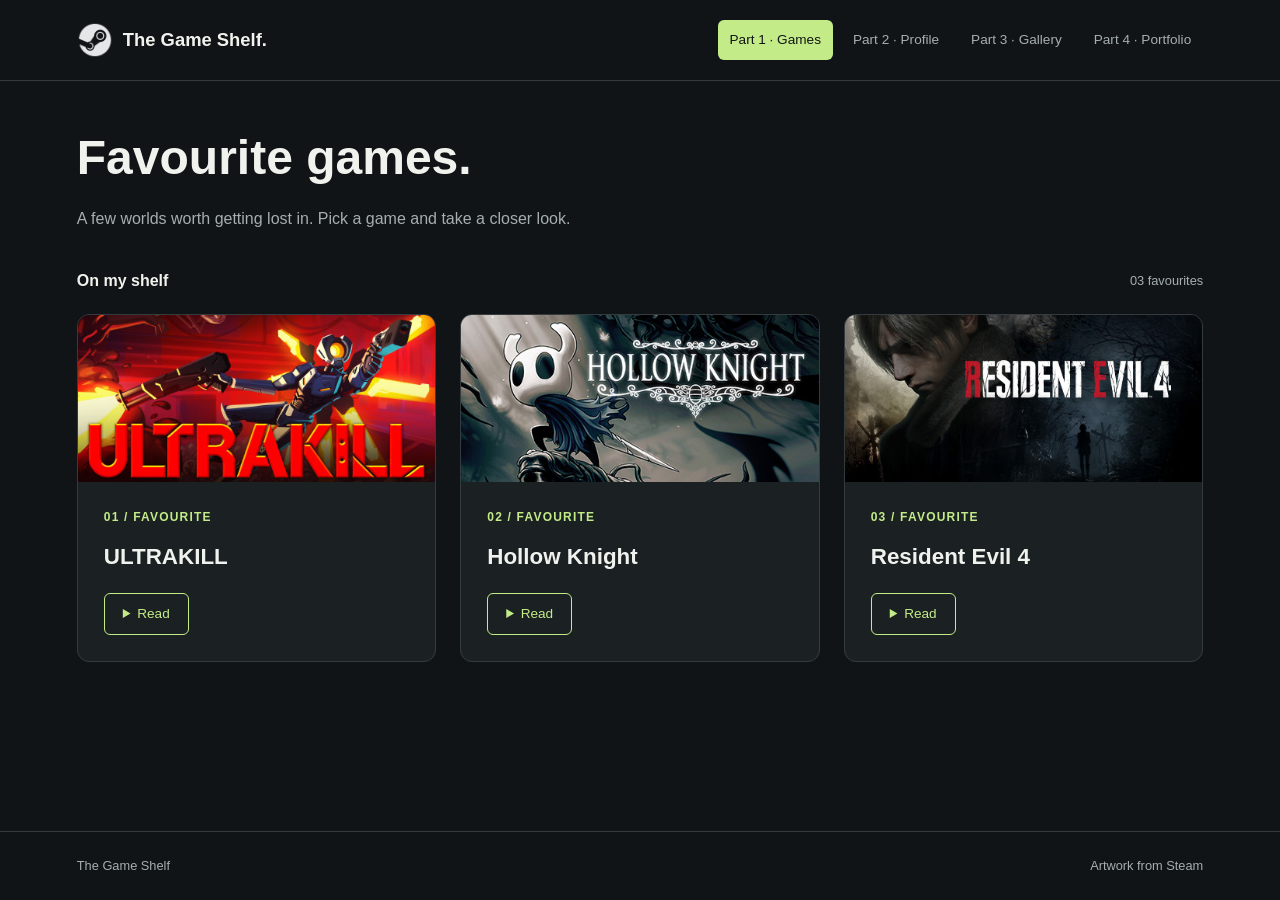
<file: index.html>
<!DOCTYPE html>
<html lang="en">
<head>
    <meta charset="UTF-8">
    <meta name="viewport" content="width=device-width, initial-scale=1.0">
    <title>Favourite games | The Game Shelf</title>
    <link rel="stylesheet" href="style.css">
</head>
<body>
    <a class="skip-link" href="#main">Skip to content</a>
    <header class="site-header">
        <a class="brand" href="index.html"><img src="images/logo.png" alt="" width="36" height="36">The Game Shelf.</a>
        <nav aria-label="Main navigation">
            <ul class="navigation-bar">
                <li><a href="index.html" aria-current="page">Part 1 · Games</a></li>
                <li><a href="part2/index.html">Part 2 · Profile</a></li>
                <li><a href="part3/index.html">Part 3 · Gallery</a></li>
                <li><a href="part4/index.html">Part 4 · Portfolio</a></li>
            </ul>
        </nav>
    </header>
    <main id="main" class="page-content">
        <div class="page-intro">
            <h1>Favourite games.</h1>
            <p>A few worlds worth getting lost in. Pick a game and take a closer look.</p>
        </div>
        <div class="section-heading"><h2>On my shelf</h2><span>03 favourites</span></div>
        <section class="game-cards" aria-label="Favourite games">
            <article class="game-card">
                <img class="game-image" src="images/ultrakill.jpg" alt="ULTRAKILL game artwork" width="460" height="215">
                <div class="card-content">
                    <p class="eyebrow">01 / FAVOURITE</p>
                    <h2>ULTRAKILL</h2>
                    <details>
                        <summary>Read</summary>
                        <div class="game-description">
                            <p>A fast-paced, intense shooter with a strong focus on combat and movement.</p>
                            <p class="tag">First Person Shooter</p>
                        </div>
                    </details>
                </div>
            </article>

            <article class="game-card">
                <img class="game-image" src="images/hollow-knight.jpg" alt="Hollow Knight game artwork" width="460" height="215">
                <div class="card-content">
                    <p class="eyebrow">02 / FAVOURITE</p>
                    <h2>Hollow Knight</h2>
                    <details>
                        <summary>Read</summary>
                        <div class="game-description">
                            <p>A quiet kingdom, winding caverns, and one little knight. There is always another path to discover.</p>
                            <p class="tag">Adventure · Metroidvania</p>
                        </div>
                    </details>
                </div>
            </article>

            <article class="game-card">
                <img class="game-image" src="images/resident-evil-4.jpg" alt="Resident Evil 4 game artwork" width="460" height="215">
                <div class="card-content">
                    <p class="eyebrow">03 / FAVOURITE</p>
                    <h2>Resident Evil 4</h2>
                    <details>
                        <summary>Read</summary>
                        <div class="game-description">
                            <p>Leon S. Kennedy is sent to investigate a disappearance in rural Spain, only to find himself in the middle of a terrifying apocalypse.</p>
                            <p class="tag">Survival Horror · Action</p>
                        </div>
                    </details>
                </div>
            </article>
        </section>
    </main>
    <footer class="site-footer"><span>The Game Shelf</span><span>Artwork from Steam</span></footer>
</body>
</html>
</file>
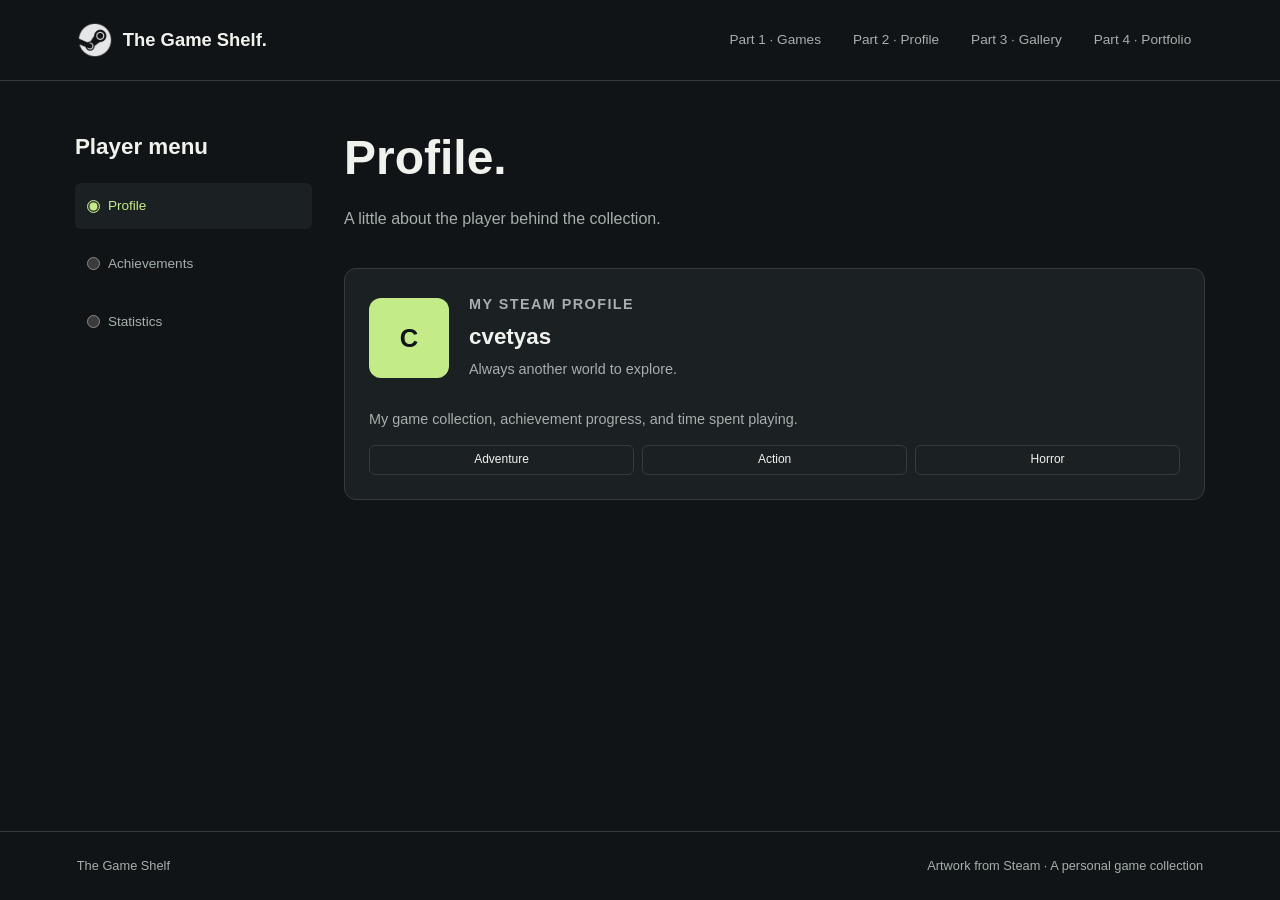
<file: part2/index.html>
<!DOCTYPE html>
<html lang="en">
<head>
    <meta charset="UTF-8">
    <meta name="viewport" content="width=device-width, initial-scale=1.0">
    <title>Profile | The Game Shelf</title>
    <link rel="stylesheet" href="../style.css">
    <link rel="stylesheet" href="style.css">
</head>
<body class="profile-layout">
    <a class="skip-link" href="#main">Skip to content</a>
    <header class="site-header">
        <a class="brand" href="../index.html"><img src="../images/logo.png" alt="" width="36" height="36">The Game Shelf.</a>
        <nav>
            <ul class="navigation-bar">
                <li><a href="../index.html">Part 1 · Games</a></li>
                <li><a href="index.html">Part 2 · Profile</a></li>
                <li><a href="../part3/index.html">Part 3 · Gallery</a></li>
                <li><a href="../part4/index.html">Part 4 · Portfolio</a></li>
            </ul>
        </nav>
    </header>
    <aside class="profile-sidebar">
        <h2>Player menu</h2>
        <!-- One radio group selects which panel CSS displays. -->
        <fieldset class="profile-menu" aria-label="Choose a profile section">
            <label class="menu-option">
                <input type="radio" name="profile-view" id="show-profile" checked>
                Profile
            </label>
            <label class="menu-option">
                <input type="radio" name="profile-view" id="show-achievements">
                Achievements
            </label>
            <label class="menu-option">
                <input type="radio" name="profile-view" id="show-statistics">
                Statistics
            </label>
        </fieldset>
    </aside>
    <main id="main" class="profile-main">
        <section id="profile" class="view-panel">
            <div class="page-intro">
                <h1>Profile.</h1>
                <p>A little about the player behind the collection.</p>
            </div>
            <div class="profile-panel">
                <div class="profile-identity">
                    <div class="avatar" role="img">C</div>
                    <div>
                        <p class="eyebrow">MY STEAM PROFILE</p>
                        <h2>cvetyas</h2>
                        <p>Always another world to explore.</p>
                    </div>
                </div>
                <p>My game collection, achievement progress, and time spent playing.</p>
                <div class="genre-tags"><span>Adventure</span><span>Action</span><span>Horror</span></div>
            </div>
        </section>

        <section id="achievements" class="view-panel">
            <div class="page-intro">
                <h1>Achievements.</h1>
                <p>Unlocked achievements from my Steam library.</p>
            </div>
            <ul class="game-list">
                <li class="profile-panel">
                    <div class="game-row"><h2>Hollow Knight</h2><span><strong>23</strong> / 63 unlocked</span></div>
                    <progress value="23" max="63" aria-label="Hollow Knight achievements: 23 of 63">23 of 63</progress>
                </li>
                <li class="profile-panel">
                    <div class="game-row"><h2>OMORI</h2><span><strong>34</strong> / 84 unlocked</span></div>
                    <progress value="34" max="84" aria-label="OMORI achievements: 34 of 84">34 of 84</progress>
                </li>
                <li class="profile-panel">
                    <div class="game-row"><h2>Resident Evil Requiem</h2><span><strong>29</strong> / 49 unlocked</span></div>
                    <progress value="29" max="49" aria-label="Resident Evil Requiem achievements: 29 of 49">29 of 49</progress>
                </li>
                <li class="profile-panel">
                    <div class="game-row"><h2>Papers, Please</h2><span><strong>12</strong> / 13 unlocked</span></div>
                    <progress value="12" max="13" aria-label="Papers, Please achievements: 12 of 13">12 of 13</progress>
                </li>
            </ul>
        </section>

        <section id="statistics" class="view-panel">
            <div class="page-intro">
                <h1>Statistics.</h1>
                <p>The hours behind the adventures.</p>
            </div>
            <div class="playtime-summary">
                <strong>152.3 <span>hours</span></strong>
                <p>Total across the four games below</p>
            </div>
            <ul class="game-list">
                <li class="profile-panel game-row"><h2>Hollow Knight</h2><span class="hours">49.7 <span>hours</span></span></li>
                <li class="profile-panel game-row"><h2>ULTRAKILL</h2><span class="hours">46.9 <span>hours</span></span></li>
                <li class="profile-panel game-row"><h2>OMORI</h2><span class="hours">35.2 <span>hours</span></span></li>
                <li class="profile-panel game-row"><h2>Resident Evil Requiem</h2><span class="hours">20.5 <span>hours</span></span></li>
            </ul>
        </section>
    </main>
    <footer class="site-footer"><span>The Game Shelf</span><span>Artwork from Steam · A personal game collection</span></footer>
</body>
</html>
</file>
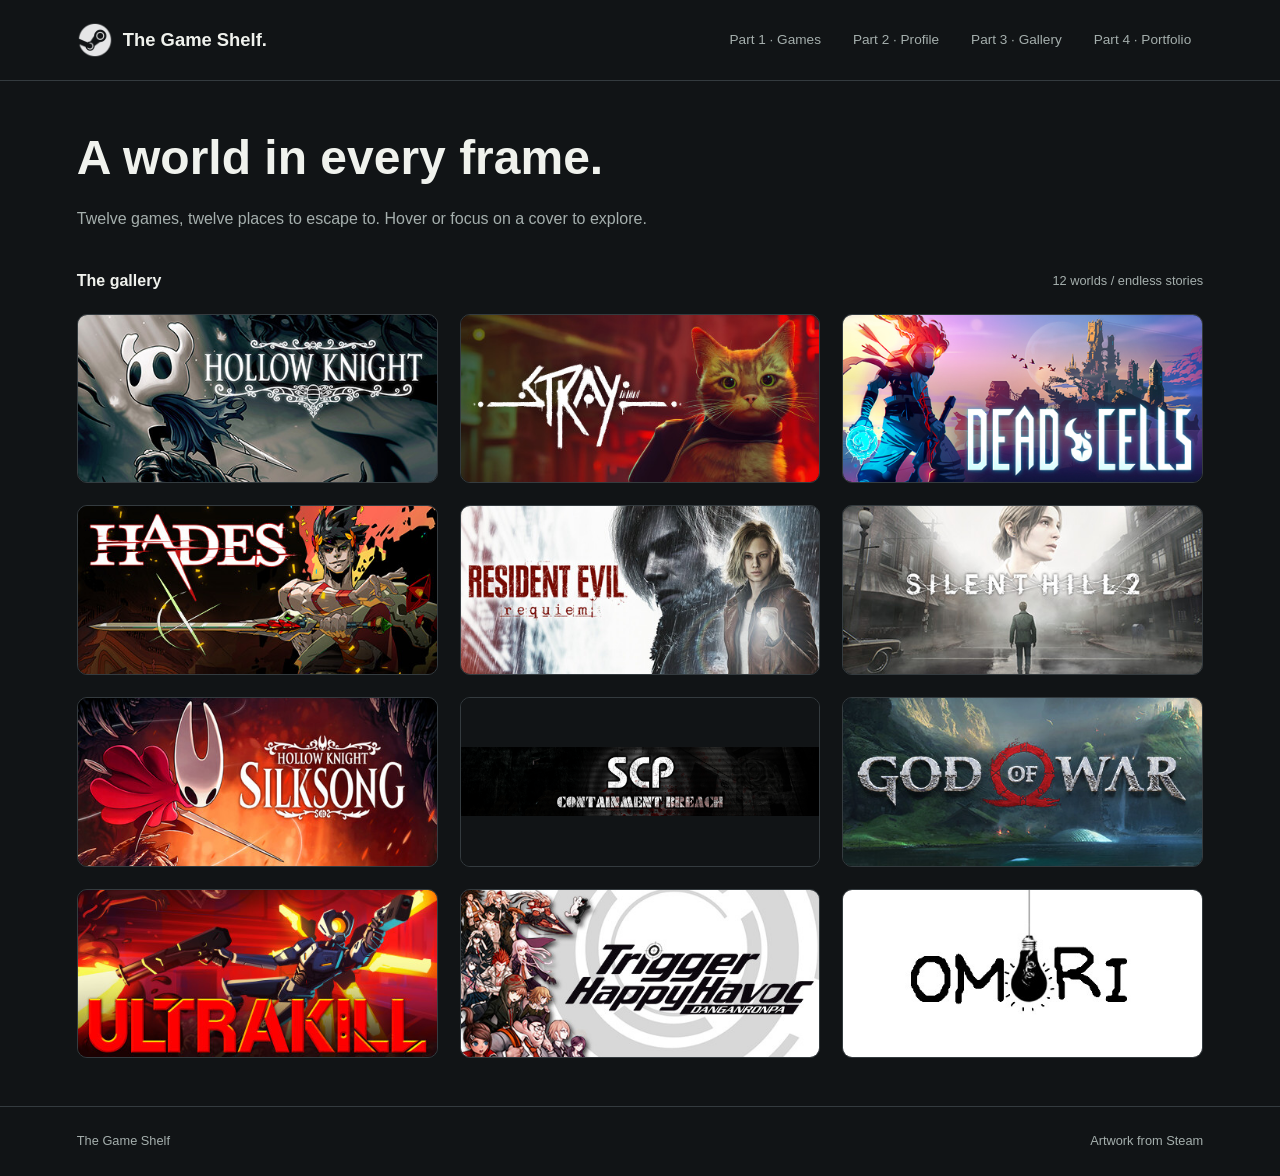
<file: part3/index.html>
<!DOCTYPE html>
<html lang="en">
<head>
    <meta charset="UTF-8">
    <meta name="viewport" content="width=device-width, initial-scale=1.0">
    <title>Gallery | The Game Shelf</title>
    <link rel="stylesheet" href="../style.css">
    <link rel="stylesheet" href="style.css">
</head>
<body>
    <a class="skip-link" href="#main">Skip to content</a>
    <header class="site-header">
        <a class="brand" href="../index.html"><img src="../images/logo.png" alt="" width="36" height="36">The Game Shelf.</a>
        <nav>
            <ul class="navigation-bar">
                <li><a href="../index.html">Part 1 · Games</a></li>
                <li><a href="../part2/index.html">Part 2 · Profile</a></li>
                <li><a href="index.html">Part 3 · Gallery</a></li>
                <li><a href="../part4/index.html">Part 4 · Portfolio</a></li>
            </ul>
        </nav>
    </header>
    <main id="main" class="page-content">
        <div class="page-intro">
            <h1>A world in every frame.</h1>
            <p>Twelve games, twelve places to escape to. Hover or focus on a cover to explore.</p></div>
        <div class="section-heading"><h2>The gallery</h2><span>12 worlds / endless stories</span></div>
        <section class="gallery">
            <figure class="gallery-item" tabindex="0">
                <img src="../images/hollow-knight.jpg" alt="Hollow Knight game artwork" width="460" height="215">
                <figcaption><strong>Hollow Knight</strong><span>Adventure · Metroidvania</span></figcaption>
            </figure>
            <figure class="gallery-item" tabindex="0">
                <img src="../images/stray.jpg" alt="Stray game artwork" width="460" height="215">
                <figcaption><strong>Stray</strong><span>Exploration · Adventure</span></figcaption>
            </figure>
            <figure class="gallery-item" tabindex="0">
                <img src="../images/dead-cells.jpg" alt="Dead Cells game artwork" width="460" height="215">
                <figcaption><strong>Dead Cells</strong><span>Action · Roguelike</span></figcaption>
            </figure>
            <figure class="gallery-item" tabindex="0">
                <img src="../images/hades.jpg" alt="Hades game artwork" width="460" height="215">
                <figcaption><strong>Hades</strong><span>Action · Roguelike</span></figcaption>
            </figure>
            <figure class="gallery-item" tabindex="0">
                <img src="../images/resident-evil-requiem.jpg" alt="Resident Evil Requiem game artwork" width="460" height="215">
                <figcaption><strong>Resident Evil Requiem</strong><span>Survival horror</span></figcaption>
            </figure>
            <figure class="gallery-item" tabindex="0">
                <img src="../images/silent-hill-2.jpg" alt="Silent Hill 2 game artwork" width="460" height="215">
                <figcaption><strong>Silent Hill 2</strong><span>Psychological horror</span></figcaption>
            </figure>
            <figure class="gallery-item" tabindex="0">
                <img src="../images/silksong.jpg" alt="Hollow Knight: Silksong game artwork" width="460" height="215">
                <figcaption><strong>Hollow Knight: Silksong</strong><span>Adventure · Metroidvania</span></figcaption>
            </figure>
            <figure class="gallery-item" tabindex="0">
                <img class="wide-banner" src="../images/scp-containment-breach.png" alt="SCP: Containment Breach game artwork" width="460" height="215">
                <figcaption><strong>SCP: Containment Breach</strong><span>Survival horror</span></figcaption>
            </figure>
            <figure class="gallery-item" tabindex="0">
                <img src="../images/god-of-war.jpg" alt="God of War game artwork" width="460" height="215">
                <figcaption><strong>God of War</strong><span>Action · Adventure</span></figcaption>
            </figure>
            <figure class="gallery-item" tabindex="0">
                <img src="../images/ultrakill.jpg" alt="ULTRAKILL game artwork" width="460" height="215">
                <figcaption><strong>ULTRAKILL</strong><span>Action · First-person shooter</span></figcaption>
            </figure>
            <figure class="gallery-item" tabindex="0">
                <img src="../images/danganronpa.jpg" alt="Danganronpa: Trigger Happy Havoc game artwork" width="460" height="215">
                <figcaption><strong>Danganronpa: Trigger Happy Havoc</strong><span>Mystery · Visual novel</span></figcaption>
            </figure>
            <figure class="gallery-item" tabindex="0">
                <img src="../images/omori.jpg" alt="OMORI game artwork" width="460" height="215">
                <figcaption><strong>OMORI</strong><span>Role-playing · Psychological horror</span></figcaption>
            </figure>
        </section>
    </main>
    <footer class="site-footer"><span>The Game Shelf</span><span>Artwork from Steam</span></footer>
</body>
</html>
</file>
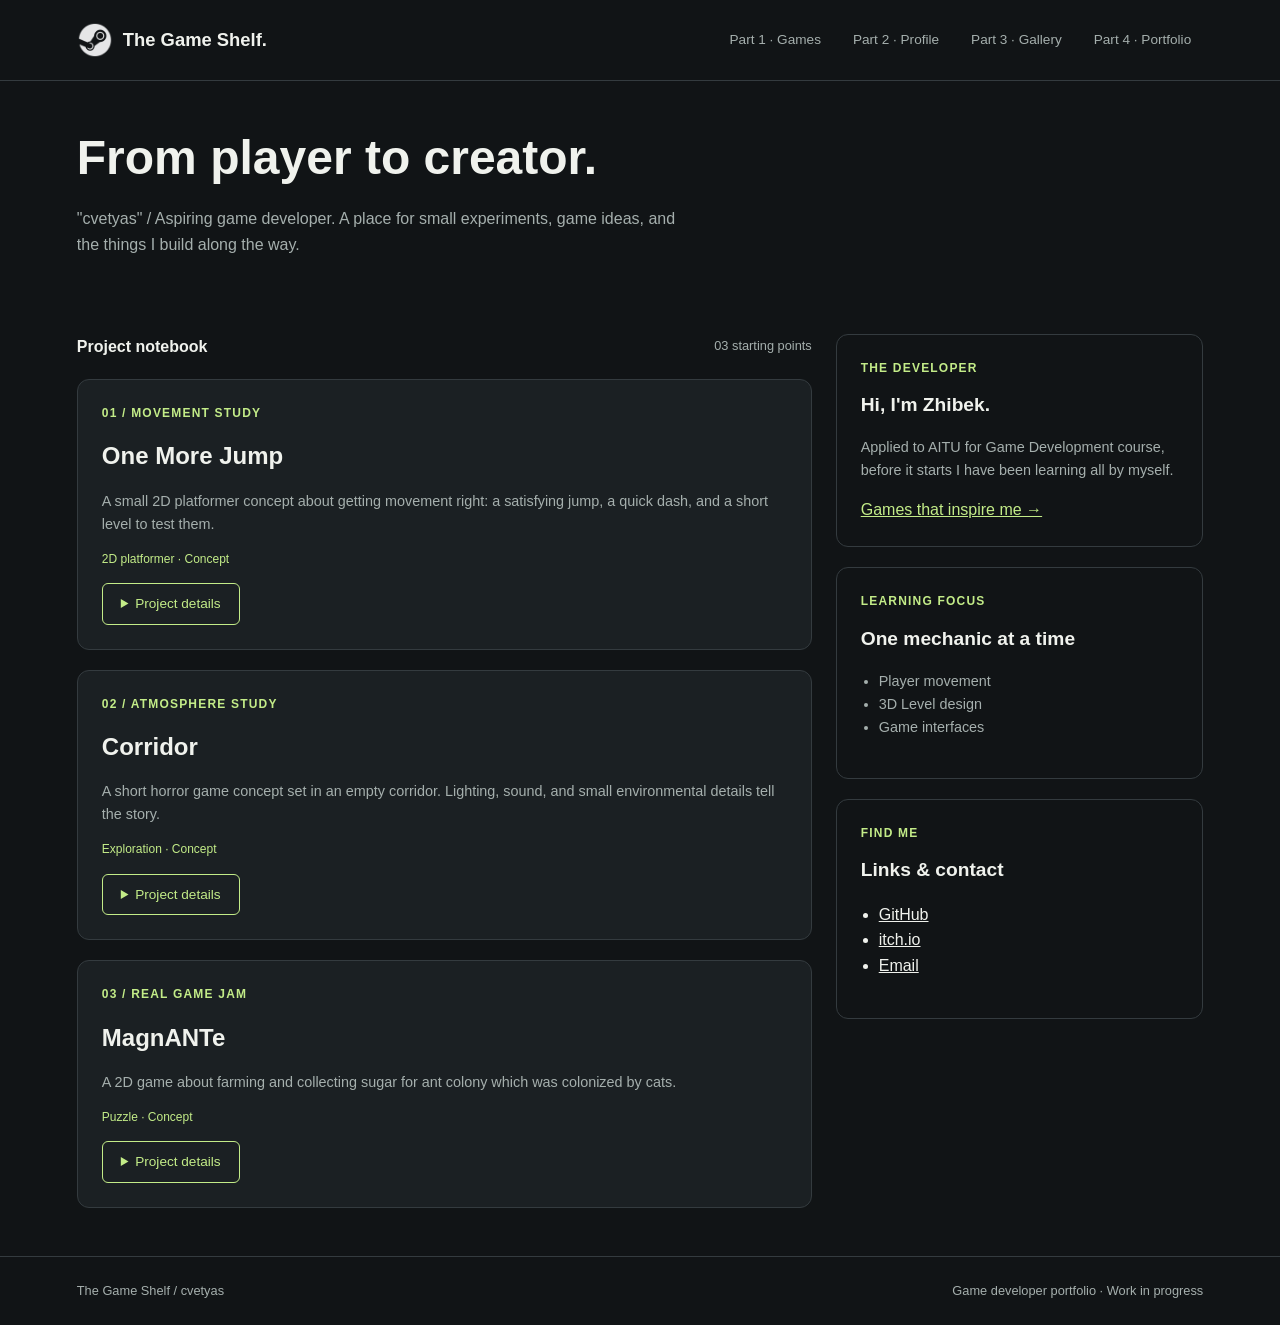
<file: part4/index.html>
<!DOCTYPE html>
<html lang="en">
<head>
    <meta charset="UTF-8">
    <meta name="viewport" content="width=device-width, initial-scale=1.0">
    <title>Portfolio | The Game Shelf</title>
    <link rel="stylesheet" href="../style.css">
    <link rel="stylesheet" href="style.css">
</head>
<body>
    <a class="skip-link" href="#main">Skip to content</a>
    <header class="site-header">
        <a class="brand" href="../index.html"><img src="../images/logo.png" alt="" width="36" height="36">The Game Shelf.</a>
        <nav aria-label="Main navigation">
            <ul class="navigation-bar">
                <li><a href="../index.html">Part 1 · Games</a></li>
                <li><a href="../part2/index.html">Part 2 · Profile</a></li>
                <li><a href="../part3/index.html">Part 3 · Gallery</a></li>
                <li><a href="index.html">Part 4 · Portfolio</a></li>
            </ul>
        </nav>
    </header>

    <main id="main" class="page-content portfolio-layout">
        <div class="page-intro portfolio-intro">
            <h1>From player to creator.</h1>
            <p>"cvetyas" / Aspiring game developer. A place for small experiments, game ideas, and the things I build along the way.</p>
        </div>

        <section class="projects">
            <div class="section-heading"><h2 id="projects-title">Project notebook</h2><span>03 starting points</span></div>
            <div class="project-list">
                <article class="project-card">
                    <p class="eyebrow">01 / MOVEMENT STUDY</p>
                    <h3>One More Jump</h3>
                    <p>A small 2D platformer concept about getting movement right: a satisfying jump, a quick dash, and a short level to test them.</p>
                    <span class="project-tag">2D platformer · Concept</span>
                    <details>
                        <summary>Project details</summary>
                        <p class="project-notes">Start with a single room, a few platforms, and a finish point. Focus on responsive controls before adding art or extra levels.</p>
                    </details>
                </article>
                <article class="project-card">
                    <p class="eyebrow">02 / ATMOSPHERE STUDY</p>
                    <h3>Corridor</h3>
                    <p>A short horror game concept set in an empty corridor. Lighting, sound, and small environmental details tell the story.</p>
                    <span class="project-tag">Exploration · Concept</span>
                    <details>
                        <summary>Project details</summary>
                        <p class="project-notes">Build one walkable space with an entrance, an exit, and three clues. Experiment with how a familiar place changes when the lights go out.</p>
                    </details>
                </article>
                <article class="project-card">
                    <p class="eyebrow">03 / REAL GAME JAM</p>
                    <h3>MagnANTe</h3>
                    <p>A 2D game about farming and collecting sugar for ant colony which was colonized by cats.</p>
                    <span class="project-tag">Puzzle · Concept</span>
                    <details>
                        <summary>Project details</summary>
                        <p class="project-notes">(GameDevClub GameJam IX). You are given 60 seconds to collect as many sugar as possible. Farm more cat mint for your cat bosses using sugar.</p>
                    </details>
                </article>
            </div>
        </section>

        <aside class="portfolio-sidebar">
            <section class="info-card">
                <p class="eyebrow">THE DEVELOPER</p>
                <h2>Hi, I'm Zhibek.</h2>
                <p>Applied to AITU for Game Development course, before it starts I have been learning all by myself.</p>
                <a class="text-link" href="../index.html">Games that inspire me &rarr;</a>
            </section>
            <section class="info-card">
                <p class="eyebrow">LEARNING FOCUS</p>
                <h2>One mechanic at a time</h2>
                <ul class="focus-list">
                    <li>Player movement</li>
                    <li>3D Level design</li>
                    <li>Game interfaces</li>
                </ul>
            </section>
            <section class="info-card">
                <p class="eyebrow">FIND ME</p>
                <h2>Links &amp; contact</h2>
                <ul class="contact-list">
                    <li><a href="https://github.com/cvetyas" target="_blank" rel="noopener noreferrer">GitHub</a></li>
                    <li><a href="https://itch.io/profile/cvetyas" target="_blank" rel="noopener noreferrer">itch.io</a></li>
                    <li><a href="mailto:krasocnolapa@gmail.com">Email</a></li>
                </ul>
            </section>
        </aside>
    </main>

    <footer class="site-footer"><span>The Game Shelf / cvetyas</span><span>Game developer portfolio · Work in progress</span></footer>
</body>
</html>
</file>
<file: style.css>
/* Shared styles and Part 1 */
:root {
    color-scheme: dark;
    --background: #111416;
    --surface: #1b2023;
    --border: #343b3f;
    --text: #f0f2ed;
    --muted: #a5afad;
    --accent: #c3ec88;
}

* {
    box-sizing: border-box;
}

body {
    margin: 0;
    background: var(--background);
    color: var(--text);
    font-family: Arial, Helvetica, sans-serif;
    line-height: 1.6;
    min-height: 100vh;
    display: flex;
    flex-direction: column;
}

a {
    color: inherit;
}

img {
    display: block;
    max-width: 100%;
}

h1, h2, h3, p {
    margin-top: 0;
}

h1 {
    font-size: 3rem;
    line-height: 1.2;
    margin-bottom: 20px;
}

h2 {
    font-size: 1.4rem;
}

.eyebrow, .tag {
    color: var(--accent);
    font-size: 0.75rem;
}

.eyebrow {
    font-weight: bold;
    letter-spacing: 0.1em;
}

/* FLEXBOX - shared navigation */
.site-header, .brand, .navigation-bar, .site-footer, .section-heading {
    display: flex;
    align-items: center;
    gap: 20px;
}

.site-header, .site-footer, .section-heading {
    justify-content: space-between;
}

.site-header, .navigation-bar, .site-footer {
    flex-wrap: wrap;
}

.site-header {
    padding: 20px 6%;
    border-bottom: 1px solid var(--border);
}

.brand {
    gap: 10px;
    text-decoration: none;
    font-size: 1.15rem;
    font-weight: bold;
}

.brand img {
    filter: invert(1);
}

.navigation-bar {
    list-style: none;
    gap: 8px;
    margin: 0;
    padding: 0;
}

.navigation-bar a {
    display: block;
    padding: 9px 12px;
    border-radius: 6px;
    text-decoration: none;
    font-size: 0.85rem;
    color: var(--muted);
}

.navigation-bar a:hover {
    background: var(--surface);
    color: var(--text);
}

.navigation-bar a[aria-current="page"] {
    background: var(--accent);
    color: var(--background);
}

.skip-link {
    position: absolute;
    top: -100px;
    left: 20px;
    padding: 12px;
    background: var(--accent);
    color: var(--background);
    z-index: 10;
}

.skip-link:focus {
    top: 10px;
}

.page-content {
    width: 88%;
    max-width: 1240px;
    margin: 0 auto;
    padding: 48px 0;
    flex: 1;
}

.page-intro {
    margin-bottom: 36px;
}

.page-intro > p:last-child {
    color: var(--muted);
    max-width: 600px;
}

.section-heading {
    margin-bottom: 20px;
}

.section-heading h2 {
    margin: 0;
    font-size: 1rem;
}

.section-heading > span, .site-footer {
    color: var(--muted);
    font-size: 0.8rem;
}

.site-footer {
    margin-top: auto;
    padding: 24px 6%;
    border-top: 1px solid var(--border);
}

/* FLEXBOX - equal-height game cards */
.game-cards {
    display: flex;
    align-items: stretch;
    gap: 24px;
}

.game-card {
    flex: 1;
    min-width: 0;
    background: var(--surface);
    border: 1px solid var(--border);
    border-radius: 12px;
    overflow: hidden;
}

.game-card:hover {
    border-color: var(--accent);
}

.game-image {
    width: 100%;
    height: auto;
}

.card-content {
    padding: 26px;
}

/* Native HTML details opens and closes without JavaScript. */
summary {
    cursor: pointer;
    width: fit-content;
    padding: 9px 18px;
    border: 1px solid var(--accent);
    border-radius: 6px;
    color: var(--accent);
    font-size: 0.85rem;
}

summary:hover {
    background: var(--accent);
    color: var(--background);
}

.game-description {
    display: flex;
    flex-direction: column;
    gap: 16px;
    padding-top: 20px;
    color: var(--muted);
    font-size: 0.9rem;
}

.game-description p {
    margin: 0;
}

/* Small screens */
@media (max-width: 760px) {
    h1 {
        font-size: 2rem;
    }

    .game-cards {
        flex-direction: column;
    }
}
</file>
<file: part2/style.css>
/* GRID - header and footer span the sidebar and main content. */
.profile-layout {
    display: grid;
    grid-template-columns: 1fr 3fr;
    grid-template-rows: auto 1fr auto;
    grid-template-areas:
        "header header"
        "sidebar main"
        "footer footer";
    column-gap: 32px;
}

.site-header {
    grid-area: header;
}

.profile-sidebar {
    grid-area: sidebar;
    margin: 48px 0 48px 24%;
}

.profile-main {
    grid-area: main;
    min-width: 0;
    padding: 48px 8% 48px 0;
}

.site-footer {
    grid-area: footer;
    display: grid;
    grid-template-columns: 1fr auto;
    margin-top: 0;
}

/* Show only the section chosen by the radio buttons. */
.view-panel {
    display: none;
}

.profile-layout:has(#show-profile:checked) #profile,
.profile-layout:has(#show-achievements:checked) #achievements,
.profile-layout:has(#show-statistics:checked) #statistics {
    display: block;
}

.profile-menu, .game-list {
    display: grid;
    gap: 12px;
    border: 0;
    padding: 0;
    margin: 0;
    min-width: 0;
    list-style: none;
}

.menu-option {
    display: grid;
    grid-template-columns: auto 1fr;
    align-items: center;
    gap: 8px;
    padding: 12px;
    color: var(--muted);
    border-radius: 6px;
    font-size: 0.85rem;
    cursor: pointer;
}

.menu-option input {
    margin: 0;
    accent-color: var(--accent);
}

.menu-option:hover, .menu-option:has(input:checked) {
    background: var(--surface);
    color: var(--accent);
}

.profile-panel {
    padding: 24px;
    background: var(--surface);
    border: 1px solid var(--border);
    border-radius: 12px;
}

.profile-panel p, .game-row > span, .playtime-summary p {
    color: var(--muted);
    font-size: 0.9rem;
}

.profile-identity {
    display: grid;
    grid-template-columns: 80px 1fr;
    align-items: center;
    gap: 20px;
    margin-bottom: 24px;
}

.profile-identity h2, .profile-identity p {
    margin-bottom: 3px;
}

.avatar {
    display: grid;
    place-items: center;
    width: 80px;
    height: 80px;
    border-radius: 12px;
    background: var(--accent);
    color: var(--background);
    font-size: 1.6rem;
    font-weight: bold;
}

.genre-tags {
    display: grid;
    grid-template-columns: repeat(3, 1fr);
    gap: 8px;
}

.genre-tags span {
    padding: 4px 8px;
    border: 1px solid var(--border);
    border-radius: 6px;
    font-size: 0.75rem;
    text-align: center;
}

.game-row {
    display: grid;
    grid-template-columns: 1fr auto;
    align-items: center;
    gap: 12px;
}

.game-row h2 {
    margin: 0;
    font-size: 1.1rem;
}

.game-row strong, .game-row .hours, .playtime-summary > strong {
    color: var(--accent);
}

progress {
    width: 100%;
    height: 12px;
    margin-top: 16px;
    accent-color: var(--accent);
}

.playtime-summary {
    margin-bottom: 24px;
}

.playtime-summary > strong {
    font-size: 2.5rem;
}

.playtime-summary strong span, .hours span {
    font-size: 0.85rem;
}

.game-row .hours {
    font-size: 1.4rem;
}

@media (max-width: 760px) {
    .profile-layout {
        grid-template-columns: 1fr;
        grid-template-rows: auto auto 1fr auto;
        grid-template-areas: "header" "sidebar" "main" "footer";
    }

    .profile-sidebar {
        margin: 32px 6% 0;
    }

    .profile-main {
        padding: 32px 6%;
    }

    .profile-identity, .game-row, .site-footer {
        grid-template-columns: 1fr;
    }
}
</file>
<file: part3/style.css>
/* GRID - three columns and four rows */
.gallery {
    display: grid;
    grid-template-columns: repeat(3, 1fr);
    grid-template-rows: repeat(4, 1fr);
    gap: 22px;
}

.gallery-item {
    position: relative;
    margin: 0;
    overflow: hidden;
    border: 1px solid var(--border);
    border-radius: 10px;
}

.gallery-item img {
    width: 100%;
    height: auto;
    aspect-ratio: 460 / 215;
    object-fit: cover;
}

/* HOVER CAPTION */
.gallery-item figcaption {
    position: absolute;
    bottom: 0;
    width: 100%;
    padding: 16px;
    background: rgba(0, 0, 0, 0.85);
    opacity: 0;
    transition: opacity 0.2s;
}

.gallery-item figcaption span {
    display: block;
    color: var(--accent);
    font-size: 0.75rem;
}

.gallery-item:hover figcaption, .gallery-item:focus figcaption {
    opacity: 1;
}

/* Fit the full SCP banner without cutting off its title. */
.gallery-item .wide-banner {
    object-fit: contain;
    background: var(--background);
}

@media (max-width: 760px) {
    .gallery {
        grid-template-columns: 1fr;
        grid-template-rows: auto;
    }
}
</file>
<file: part4/style.css>
/* GRID - projects on the left, sidebar on the right.
   The shared header uses Flexbox. */
.portfolio-layout {
    display: grid;
    grid-template-columns: 2fr 1fr;
    grid-template-areas:
        "intro intro"
        "projects sidebar";
    align-items: start;
    gap: 24px;
}

.portfolio-intro {
    grid-area: intro;
}

.projects {
    grid-area: projects;
}

.portfolio-sidebar {
    grid-area: sidebar;
}

.portfolio-sidebar, .project-list {
    display: grid;
    gap: 20px;
}

/* FLEXBOX - title, description and button inside each project card */
.project-card {
    display: flex;
    flex-direction: column;
    align-items: flex-start;
    gap: 14px;
    background: var(--surface);
}

.project-card, .info-card {
    padding: 24px;
    border: 1px solid var(--border);
    border-radius: 12px;
}

.project-card h3 {
    font-size: 1.5rem;
    margin: 0;
}

.project-card p {
    margin: 0;
}

.project-card > p, .project-notes, .info-card p, .focus-list, .section-note {
    color: var(--muted);
    font-size: 0.9rem;
}

.project-card .eyebrow, .info-card .eyebrow, .project-tag {
    color: var(--accent);
    font-size: 0.75rem;
}

.project-card .project-notes {
    margin-top: 16px;
}

.info-card h2 {
    font-size: 1.2rem;
}

.text-link {
    color: var(--accent);
}

.focus-list {
    padding-left: 18px;
}

.contact-list {
    padding-left: 18px;
}

.contact-list a:hover {
    color: var(--accent);
}

@media (max-width: 760px) {
    .portfolio-layout {
        grid-template-columns: 1fr;
        grid-template-areas: "intro" "projects" "sidebar";
    }
}
</file>
